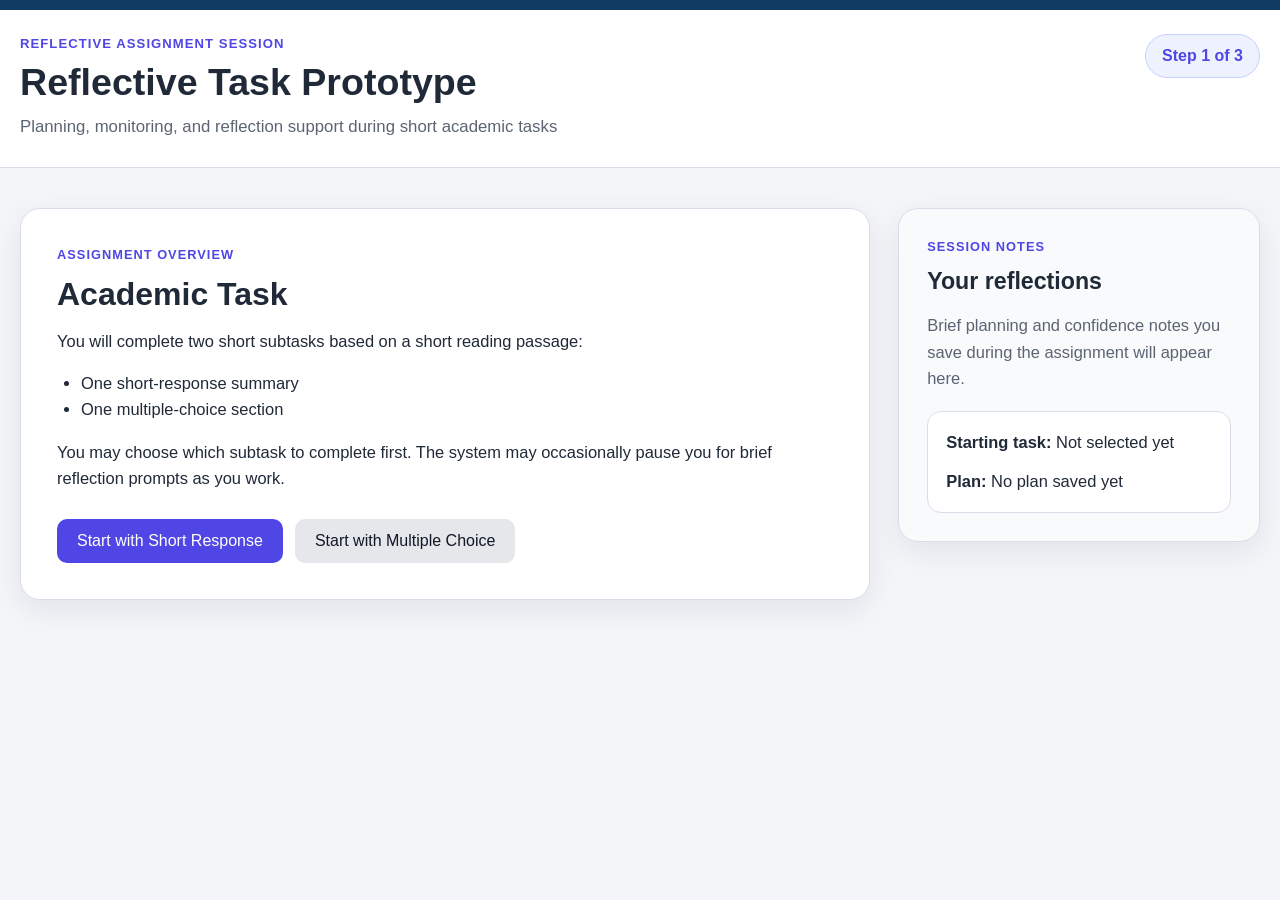
<file: index.html>
<!DOCTYPE html>
<html lang="en">
<head>
  <meta charset="UTF-8" />
  <meta name="viewport" content="width=device-width, initial-scale=1.0" />
  <title>Reflective Task Prototype</title>
  <link rel="stylesheet" href="css/styles.css" />
</head>
<body>
  <header class="site-header">
    <div class="site-header__inner">
      <div>
        <p class="header-kicker">Reflective Assignment Session</p>
        <h1>Reflective Task Prototype</h1>
        <p class="header-subtext">
          Planning, monitoring, and reflection support during short academic tasks
        </p>
      </div>
      <div class="progress-pill">Step 1 of 3</div>
    </div>
  </header>

  <main class="page-shell page-shell--two-column">
    <section class="main-card">
      <span class="eyebrow">Assignment Overview</span>
      <h2>Academic Task</h2>
      <p>
        You will complete two short subtasks based on a short reading passage:
      </p>
      <ul>
        <li>One short-response summary</li>
        <li>One multiple-choice section</li>
      </ul>
      <p>
        You may choose which subtask to complete first. The system may occasionally
        pause you for brief reflection prompts as you work.
      </p>

      <div class="button-row">
        <button class="button button--primary js-start-task" data-task="short-response">
          Start with Short Response
        </button>
        <button class="button button--secondary js-start-task" data-task="multiple-choice">
          Start with Multiple Choice
        </button>
      </div>
    </section>

    <aside class="side-card">
      <span class="eyebrow">Session Notes</span>
      <h3>Your reflections</h3>
      <p class="muted-text">
        Brief planning and confidence notes you save during the assignment will appear here.
      </p>

      <div class="notes-block">
        <p><strong>Starting task:</strong> <span id="notes-starting-task">Not selected yet</span></p>
        <p><strong>Plan:</strong> <span id="notes-plan">No plan saved yet</span></p>
      </div>
    </aside>
  </main>
<div class="modal-backdrop hidden" id="planning-modal">
  <div class="modal">
    <span class="eyebrow">Before You Begin</span>
    <h2 id="modal-title">Start Task</h2>
    <p id="modal-choice-text"></p>

    <div class="prompt-box">
      <p class="prompt-label">Take a moment to think about your approach.</p>
      <label for="planning-response">
        How do you plan to complete this assignment?
      </label>
      <textarea
        id="planning-response"
        rows="6"
        placeholder="Which task will you start with, and why? How will you approach the assignment?"
      ></textarea>
      <p class="prompt-helper">
        This response is optional. You may enter a note or skip this step and continue.
      </p>
    </div>

    <div class="button-row button-row--modal">
      <button class="button button--ghost" id="go-back-button">Go Back</button>
      <button class="button button--secondary" id="continue-without-saving">
        Skip for Now
      </button>
      <button class="button button--primary" id="save-and-continue">
        Save and Continue
      </button>
    </div>
  </div>
</div>

  <script src="js/app.js"></script>
</body>
</html>
</file>
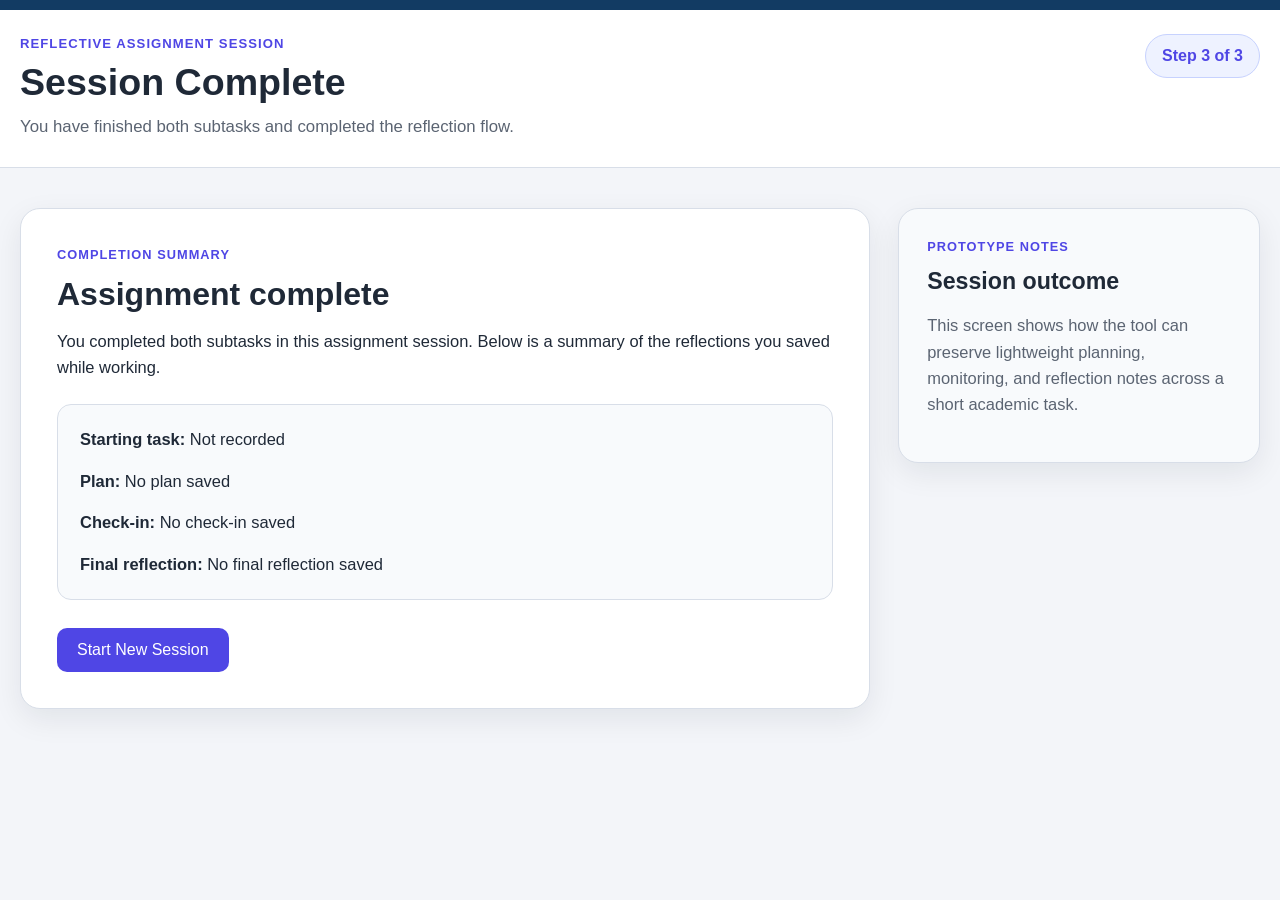
<file: complete.html>
<!DOCTYPE html>
<html lang="en">
<head>
  <meta charset="UTF-8" />
  <meta name="viewport" content="width=device-width, initial-scale=1.0" />
  <title>Reflective Task Prototype - Complete</title>
  <link rel="stylesheet" href="css/styles.css" />
</head>
<body>
  <header class="site-header">
    <div class="site-header__inner">
      <div>
        <p class="header-kicker">Reflective Assignment Session</p>
        <h1>Session Complete</h1>
        <p class="header-subtext">You have finished both subtasks and completed the reflection flow.</p>
      </div>
      <div class="progress-pill">Step 3 of 3</div>
    </div>
  </header>

  <main class="page-shell page-shell--two-column">
    <section class="main-card">
      <span class="eyebrow">Completion Summary</span>
      <h2>Assignment complete</h2>
      <p>
        You completed both subtasks in this assignment session. Below is a summary of the
        reflections you saved while working.
      </p>

      <div class="summary-block">
        <p><strong>Starting task:</strong> <span id="summary-starting-task"></span></p>
        <p><strong>Plan:</strong> <span id="summary-plan"></span></p>
        <p><strong>Check-in:</strong> <span id="summary-checkin"></span></p>
        <p><strong>Final reflection:</strong> <span id="summary-final-reflection"></span></p>
      </div>

      <div class="button-row">
        <button class="button button--primary" id="start-over-button">Start New Session</button>
      </div>
    </section>

    <aside class="side-card">
      <span class="eyebrow">Prototype Notes</span>
      <h3>Session outcome</h3>
      <p class="muted-text">
        This screen shows how the tool can preserve lightweight planning, monitoring,
        and reflection notes across a short academic task.
      </p>
    </aside>
  </main>

  <script src="js/app.js"></script>
</body>
</html>
</file>
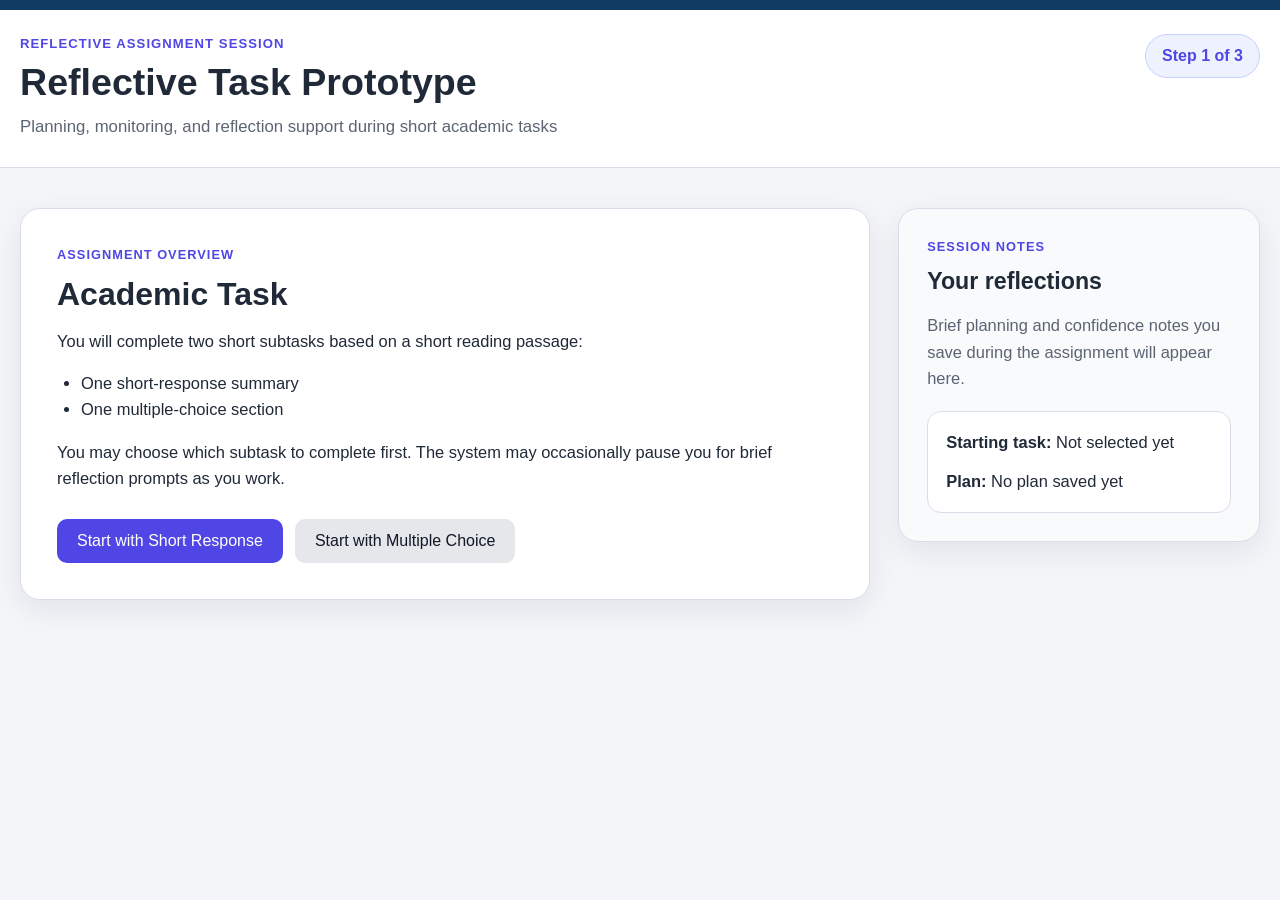
<file: task.html>
<!DOCTYPE html>
<html lang="en">
<head>
  <meta charset="UTF-8" />
  <meta name="viewport" content="width=device-width, initial-scale=1.0" />
  <title>Reflective Task Prototype - Task</title>
  <link rel="stylesheet" href="css/styles.css" />
</head>
<body>
  <header class="site-header">
    <div class="site-header__inner">
      <div>
        <p class="header-kicker">Reflective Assignment Session</p>
        <h1>Complete the Assignment</h1>
        <p class="header-subtext">
          Read the passage and complete both subtasks. You may be asked to briefly reflect as you work.
        </p>
      </div>
      <div class="progress-pill">Step 2 of 3</div>
    </div>
  </header>

  <main class="page-shell page-shell--two-column">
    <section class="main-card">
      <span class="eyebrow">Reading Passage</span>
      <div class="passage-box">
        <p>
          An algorithm is a step-by-step procedure used to solve a problem or perform a task.
          In computer science, algorithms are used to process data, make decisions, and
          automate complex operations. Different algorithms can solve the same problem, but
          some are more efficient than others. Choosing an efficient algorithm can
          significantly reduce the time and computing resources required to complete a task.
        </p>
      </div>

      <div id="task-content"></div>
    </section>

    <aside class="side-card">
      <span class="eyebrow">Session Notes</span>
      <h3>Your reflections</h3>
      <div class="notes-block">
        <p><strong>Starting task:</strong> <span id="notes-starting-task"></span></p>
        <p><strong>Plan:</strong> <span id="notes-plan"></span></p>
        <p><strong>Check-in:</strong> <span id="notes-checkin">No check-in saved yet</span></p>
      </div>
    </aside>
  </main>

  <div class="modal-backdrop hidden" id="checkin-modal">
    <div class="modal">
      <span class="eyebrow">Quick Check-In</span>
      <h2>Pause and Check In</h2>
      <p>Before you continue, take a brief moment to reflect on the work you just completed.</p>

      <div class="prompt-box">
        <label for="confidence-select"><strong>How confident are you in what you just submitted?</strong></label>
        <select id="confidence-select">
          <option value="">Select an option</option>
          <option value="Not confident">Not confident</option>
          <option value="Somewhat confident">Somewhat confident</option>
          <option value="Very confident">Very confident</option>
        </select>

        <label for="checkin-response" class="top-label">
          What, if anything, would you want to double-check before moving on?
        </label>
        <textarea
          id="checkin-response"
          rows="5"
          placeholder="Optional reflection"
        ></textarea>
        <p class="prompt-helper">
          This reflection is optional. You may enter a note or skip this step and continue.
        </p>
      </div>

      <div class="button-row button-row--modal">
        <button class="button button--secondary" id="checkin-skip-button">Skip for Now</button>
        <button class="button button--primary" id="checkin-save-button">Save and Continue</button>
      </div>
    </div>
  </div>

  <div class="modal-backdrop hidden" id="final-modal">
    <div class="modal">
      <span class="eyebrow">Final Reflection</span>
      <h2>Final Reflection</h2>
      <p>You have completed both subtasks. Before finishing, take one last moment to reflect on your approach.</p>

      <div class="prompt-box">
        <label for="final-response">
          Did your approach change as you worked through the assignment?
        </label>
        <textarea
          id="final-response"
          rows="5"
          placeholder="Optional final reflection"
        ></textarea>
        <p class="prompt-helper">
          This reflection is optional. You may enter a note or skip this step and finish.
        </p>
      </div>

      <div class="button-row button-row--modal">
        <button class="button button--secondary" id="final-skip-button">Skip for Now</button>
        <button class="button button--primary" id="final-save-button">Save and Finish</button>
      </div>
    </div>
  </div>

  <script src="js/app.js"></script>
</body>
</html>
</file>
<file: css/styles.css>
* {
  box-sizing: border-box;
}

:root {
  --bg: #f3f5f9;
  --surface: #ffffff;
  --surface-muted: #f8fafc;
  --border: #d8dee8;
  --text: #1f2937;
  --muted: #5b6472;
  --accent: #4f46e5;
  --accent-dark: #3f37c9;
  --shadow: 0 10px 30px rgba(15, 23, 42, 0.08);
}

body {
  margin: 0;
  font-family: Arial, sans-serif;
  background: var(--bg);
  color: var(--text);
}

.site-header {
  background: var(--surface);
  border-top: 10px solid #123b63;
  border-bottom: 1px solid var(--border);
}

.site-header__inner {
  width: min(1320px, calc(100% - 40px));
  margin: 0 auto;
  padding: 24px 0 28px;
  display: flex;
  justify-content: space-between;
  align-items: flex-start;
  gap: 24px;
}

.header-kicker {
  margin: 0 0 8px;
  font-size: 0.82rem;
  font-weight: 700;
  letter-spacing: 0.08em;
  text-transform: uppercase;
  color: var(--accent);
}

.site-header h1 {
  margin: 0 0 10px;
  font-size: 2.35rem;
  line-height: 1.1;
}

.header-subtext {
  margin: 0;
  color: var(--muted);
  font-size: 1.05rem;
  line-height: 1.5;
  max-width: 760px;
}

.progress-pill {
  background: #eef2ff;
  color: var(--accent);
  border: 1px solid #c7d2fe;
  border-radius: 999px;
  padding: 12px 16px;
  font-weight: 700;
  white-space: nowrap;
}

.page-shell {
  width: min(1320px, calc(100% - 40px));
  margin: 40px auto 56px;
}

.page-shell--two-column {
  display: grid;
  grid-template-columns: minmax(0, 2.35fr) minmax(320px, 1fr);
  gap: 28px;
  align-items: start;
}

.main-card,
.side-card,
.modal {
  background: var(--surface);
  border: 1px solid var(--border);
  border-radius: 20px;
  box-shadow: var(--shadow);
}

.main-card {
  padding: 36px;
}

.side-card {
  padding: 28px;
  background: var(--surface-muted);
}

.eyebrow {
  display: inline-block;
  margin-bottom: 14px;
  font-size: 0.8rem;
  font-weight: 700;
  text-transform: uppercase;
  letter-spacing: 0.08em;
  color: var(--accent);
}

h2,
h3 {
  margin-top: 0;
}

h2 {
  font-size: 2rem;
  line-height: 1.15;
  margin-bottom: 14px;
}

h3 {
  font-size: 1.45rem;
  line-height: 1.2;
  margin-bottom: 14px;
}

p,
li,
label {
  font-size: 1.03rem;
  line-height: 1.55;
}

ul {
  padding-left: 24px;
  margin: 14px 0 18px;
}

.button-row {
  display: flex;
  gap: 12px;
  flex-wrap: wrap;
  margin-top: 28px;
}

.button-row--modal {
  justify-content: flex-end;
}

.button {
  border: none;
  border-radius: 10px;
  padding: 13px 20px;
  font-size: 1rem;
  cursor: pointer;
  transition: 0.18s ease;
}

.button:hover {
  transform: translateY(-1px);
}

.button--primary {
  background: var(--accent);
  color: white;
}

.button--primary:hover {
  background: var(--accent-dark);
}

.button--secondary {
  background: #e5e7eb;
  color: #111827;
}

.button--ghost {
  background: transparent;
  border: 1px solid var(--border);
  color: var(--text);
}

.muted-text {
  color: var(--muted);
  line-height: 1.6;
}

.notes-block {
  margin-top: 20px;
  padding: 18px;
  border-radius: 14px;
  background: white;
  border: 1px solid var(--border);
}

.notes-block p {
  margin: 0 0 14px;
  line-height: 1.5;
}

.notes-block p:last-child {
  margin-bottom: 0;
}

.modal-backdrop {
  position: fixed;
  inset: 0;
  background: rgba(15, 23, 42, 0.45);
  display: flex;
  align-items: center;
  justify-content: center;
  padding: 24px;
}

.modal {
  width: min(800px, 100%);
  padding: 32px;
}

.prompt-box {
  margin-top: 18px;
  padding: 20px;
  border-radius: 14px;
  background: var(--surface-muted);
  border: 1px solid var(--border);
}

.prompt-label {
  margin-top: 0;
  font-weight: 700;
}
.prompt-helper {
  margin: 10px 0 0;
  color: var(--muted);
  font-size: 0.95rem;
  line-height: 1.45;
}

textarea {
  width: 100%;
  margin-top: 10px;
  padding: 14px;
  border: 1px solid var(--border);
  border-radius: 12px;
  font: inherit;
  resize: vertical;
  min-height: 150px;
}

.hidden {
  display: none;
}

.passage-box {
  margin-bottom: 32px;
  padding: 24px;
  border-radius: 14px;
  background: var(--surface-muted);
  border: 1px solid var(--border);
  line-height: 1.7;
}

.question-block {
  margin-bottom: 24px;
  padding: 20px;
  border: 1px solid var(--border);
  border-radius: 14px;
  background: var(--surface-muted);
}

.question-block label {
  display: block;
  margin-bottom: 12px;
  line-height: 1.55;
}

select {
  display: block;
  width: 100%;
  margin-top: 8px;
  margin-bottom: 16px;
  padding: 12px;
  border: 1px solid var(--border);
  border-radius: 10px;
  font: inherit;
  background: white;
}

.top-label {
  display: block;
  margin-top: 10px;
}

.summary-block {
  margin-top: 24px;
  padding: 22px;
  border-radius: 14px;
  background: var(--surface-muted);
  border: 1px solid var(--border);
}

.summary-block p {
  margin: 0 0 16px;
  line-height: 1.55;
}

.summary-block p:last-child {
  margin-bottom: 0;
}

.subtask-header {
  display: flex;
  align-items: center;
  justify-content: space-between;
  gap: 12px;
  margin-bottom: 10px;
}

.subtask-pill {
  display: inline-flex;
  align-items: center;
  border: 1px solid #c7d2fe;
  background: #eef2ff;
  color: var(--accent);
  border-radius: 999px;
  padding: 7px 12px;
  font-size: 0.9rem;
  font-weight: 700;
  white-space: nowrap;
}

@media (max-width: 1000px) {
  .page-shell--two-column {
    grid-template-columns: 1fr;
  }

  .site-header__inner {
    flex-direction: column;
    align-items: flex-start;
  }

  .site-header h1 {
    font-size: 2rem;
  }

  .main-card,
  .side-card {
    padding: 28px;
  }
}

@media (max-width: 640px) {
  .site-header__inner,
  .page-shell {
    width: min(100%, calc(100% - 24px));
  }

  .main-card,
  .side-card,
  .modal {
    padding: 22px;
  }

  .site-header h1 {
    font-size: 1.8rem;
  }

  h2 {
    font-size: 1.6rem;
  }

  .button-row--modal {
    justify-content: stretch;
  }

  .button-row--modal .button {
    width: 100%;
  }

  .subtask-header {
    flex-direction: column;
    align-items: flex-start;
  }
}

.form-error {
  margin: 10px 0 0;
  color: #b42318;
  font-size: 0.95rem;
  line-height: 1.4;
}
</file>
